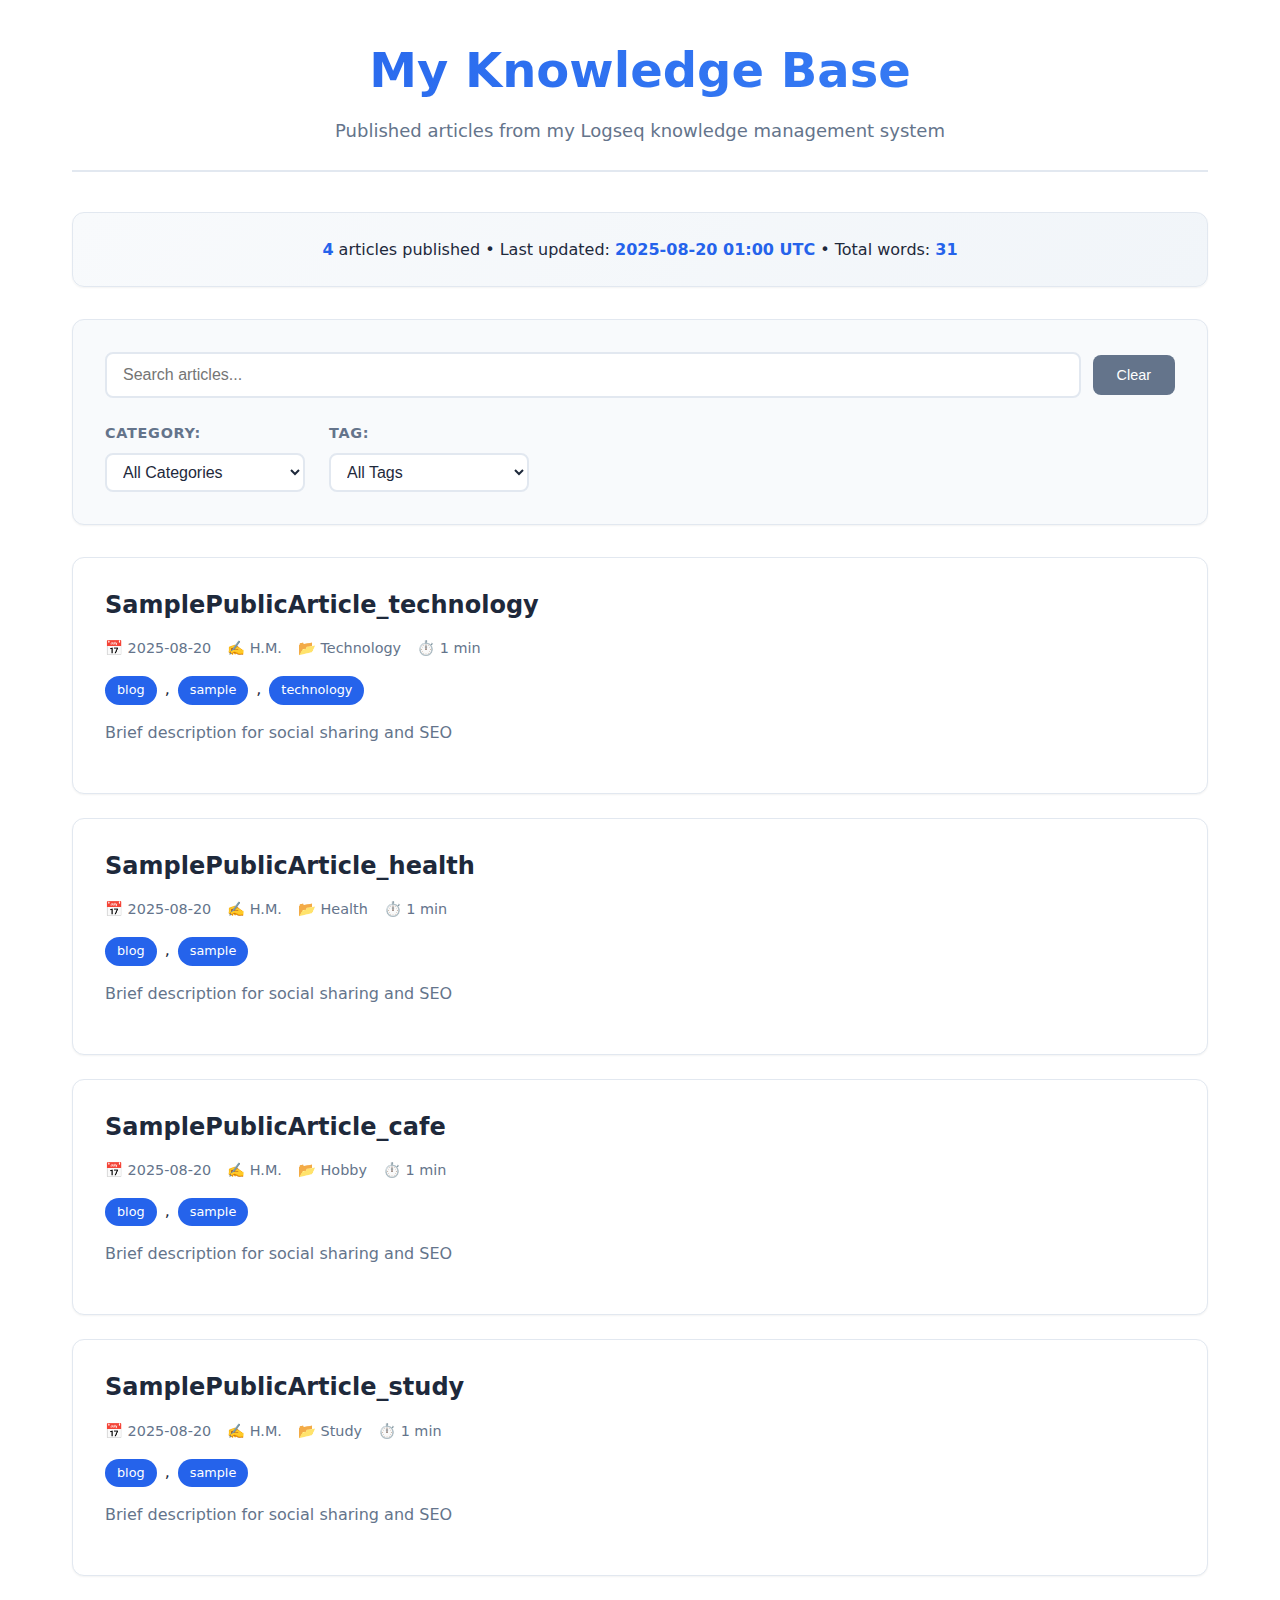
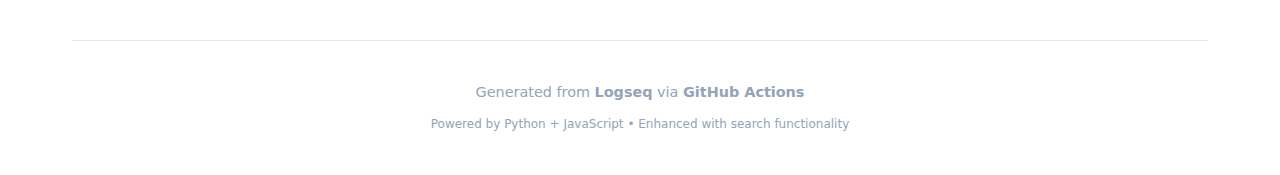
<file: index.html>
<!DOCTYPE html>
<html lang="en">
<head>
    <meta charset="UTF-8">
    <meta name="viewport" content="width=device-width, initial-scale=1.0">
    <title>My Knowledge Base</title>
    <meta name="description" content="Published articles from my Logseq knowledge management system">
    <meta name="generator" content="Logseq + GitHub Actions">
    
    <!-- External CSS -->
    <link rel="stylesheet" href="assets/css/style.css">
    
    <!-- Favicon (if available) -->
    <link rel="icon" type="image/x-icon" href="assets/favicon.ico">
    
    <!-- Open Graph meta tags -->
    <meta property="og:title" content="My Knowledge Base">
    <meta property="og:description" content="Published articles from my Logseq knowledge management system">
    <meta property="og:type" content="website">
</head>
<body>
    <header class="header">
        <h1>My Knowledge Base</h1>
        <p>Published articles from my Logseq knowledge management system</p>
    </header>
    
    <div class="stats">
        <strong id="article-count">4</strong> articles published • 
        Last updated: <strong>2025-08-20 01:00 UTC</strong> • 
        Total words: <strong>31</strong>
    </div>
    
    <!-- 検索・フィルタ機能 -->
    <div class="search-container">
        <div class="search-box">
            <input type="text" id="search-input" placeholder="Search articles..." />
            <button id="clear-search">Clear</button>
        </div>
        
        <div class="filters">
            <div class="filter-group">
                <label for="category-filter">Category:</label>
                <select id="category-filter">
                    <option value="">All Categories</option>
                    <option value="Health">Health</option>
<option value="Hobby">Hobby</option>
<option value="Study">Study</option>
<option value="Technology">Technology</option>
                </select>
            </div>
            
            <div class="filter-group">
                <label for="tag-filter">Tag:</label>
                <select id="tag-filter">
                    <option value="">All Tags</option>
                    <option value="blog">blog</option>
<option value="sample">sample</option>
<option value="technology">technology</option>
                </select>
            </div>
        </div>
    </div>
    
    <!-- 記事一覧 -->
    <main id="articles-container">
        
        <article class="article-card" data-category="Technology" data-tags='["blog", "sample", "technology"]'>
            <h2><a href="articles/samplepublicarticle_technology.html">SamplePublicArticle_technology</a></h2>
            <div class="meta">
                <span class="date">📅 2025-08-20</span>
                <span class="author">✍️ H.M.</span>
                <span class="category">📂 Technology</span>
                <span class="reading-time">⏱️ 1 min</span>
            </div>
            <div class="tags"><span class="tag">blog</span>, <span class="tag">sample</span>, <span class="tag">technology</span></div>
            <p class="summary">Brief description for social sharing and SEO</p>
        </article>
        <article class="article-card" data-category="Health" data-tags='["blog", "sample"]'>
            <h2><a href="articles/samplepublicarticle_health.html">SamplePublicArticle_health</a></h2>
            <div class="meta">
                <span class="date">📅 2025-08-20</span>
                <span class="author">✍️ H.M.</span>
                <span class="category">📂 Health</span>
                <span class="reading-time">⏱️ 1 min</span>
            </div>
            <div class="tags"><span class="tag">blog</span>, <span class="tag">sample</span></div>
            <p class="summary">Brief description for social sharing and SEO</p>
        </article>
        <article class="article-card" data-category="Hobby" data-tags='["blog", "sample"]'>
            <h2><a href="articles/samplepublicarticle_cafe.html">SamplePublicArticle_cafe</a></h2>
            <div class="meta">
                <span class="date">📅 2025-08-20</span>
                <span class="author">✍️ H.M.</span>
                <span class="category">📂 Hobby</span>
                <span class="reading-time">⏱️ 1 min</span>
            </div>
            <div class="tags"><span class="tag">blog</span>, <span class="tag">sample</span></div>
            <p class="summary">Brief description for social sharing and SEO</p>
        </article>
        <article class="article-card" data-category="Study" data-tags='["blog", "sample"]'>
            <h2><a href="articles/samplepublicarticle_study.html">SamplePublicArticle_study</a></h2>
            <div class="meta">
                <span class="date">📅 2025-08-20</span>
                <span class="author">✍️ H.M.</span>
                <span class="category">📂 Study</span>
                <span class="reading-time">⏱️ 1 min</span>
            </div>
            <div class="tags"><span class="tag">blog</span>, <span class="tag">sample</span></div>
            <p class="summary">Brief description for social sharing and SEO</p>
        </article>
    </main>
    
    <div id="no-results" style="display: none;" class="no-results">
        <p>No articles found matching your search criteria.</p>
    </div>
    
    <footer>
        <p>Generated from <strong>Logseq</strong> via <strong>GitHub Actions</strong></p>
        <p><small>Powered by Python + JavaScript • Enhanced with search functionality</small></p>
    </footer>
    
    <!-- 記事データをJavaScriptで利用 -->
    <script>
        window.articlesData = [{"title": "SamplePublicArticle_technology", "summary": "Brief description for social sharing and SEO", "author": "H.M.", "category": "Technology", "tags": ["blog", "sample", "technology"], "date": "2025-08-20", "url_slug": "samplepublicarticle_technology", "content": "-\n- This is a test article written in Windows PC."}, {"title": "SamplePublicArticle_health", "summary": "Brief description for social sharing and SEO", "author": "H.M.", "category": "Health", "tags": ["blog", "sample"], "date": "2025-08-20", "url_slug": "samplepublicarticle_health", "content": "- This is a test article written in Windows PC."}, {"title": "SamplePublicArticle_cafe", "summary": "Brief description for social sharing and SEO", "author": "H.M.", "category": "Hobby", "tags": ["blog", "sample"], "date": "2025-08-20", "url_slug": "samplepublicarticle_cafe", "content": ""}, {"title": "SamplePublicArticle_study", "summary": "Brief description for social sharing and SEO", "author": "H.M.", "category": "Study", "tags": ["blog", "sample"], "date": "2025-08-20", "url_slug": "samplepublicarticle_study", "content": "- This is a test article written in Windows PC."}];
    </script>
    <script src="assets/js/search.js"></script>
</body>
</html>
</file>
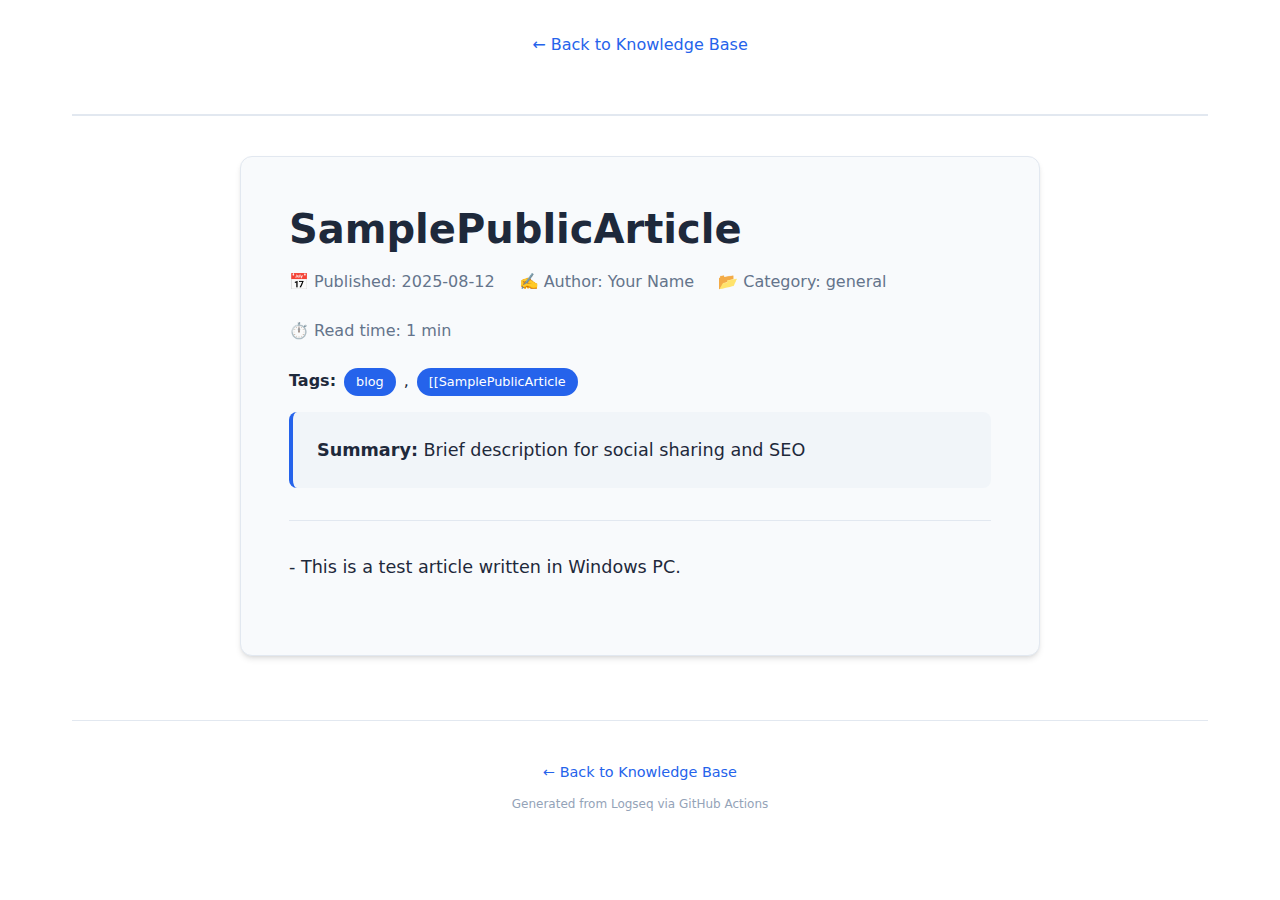
<file: articles/samplepublicarticle.html>
<!DOCTYPE html>
<html lang="en">
<head>
    <meta charset="UTF-8">
    <meta name="viewport" content="width=device-width, initial-scale=1.0">
    <title>SamplePublicArticle - My Knowledge Base</title>
    <meta name="description" content="Brief description for social sharing and SEO">
    <meta name="author" content="Your Name">
    
    <!-- External CSS -->
    <link rel="stylesheet" href="../assets/css/style.css">
    
    <!-- Open Graph meta tags -->
    <meta property="og:title" content="SamplePublicArticle">
    <meta property="og:description" content="Brief description for social sharing and SEO">
    <meta property="og:type" content="article">
</head>
<body>
    <header class="header">
        <nav class="breadcrumb">
            <a href="../index.html">← Back to Knowledge Base</a>
        </nav>
    </header>
    
    <main class="article-main">
        <article class="article-full">
            <header class="article-header">
                <h1>SamplePublicArticle</h1>
                <div class="meta">
                    <span class="date">📅 Published: 2025-08-12</span>
                    <span class="author">✍️ Author: Your Name</span>
                    <span class="category">📂 Category: general</span>
                    <span class="reading-time">⏱️ Read time: 1 min</span>
                </div>
                <div class="tags"><strong>Tags:</strong> <span class="tag">blog</span>, <span class="tag">[[SamplePublicArticle</span></div>
                <div class="summary"><strong>Summary:</strong> Brief description for social sharing and SEO</div>
            </header>
            
            <div class="content">
                <p>- This is a test article written in Windows PC.</p>
            </div>
        </article>
    </main>
    
    <footer>
        <p><a href="../index.html">← Back to Knowledge Base</a></p>
        <p><small>Generated from Logseq via GitHub Actions</small></p>
    </footer>
</body>
</html>
</file>
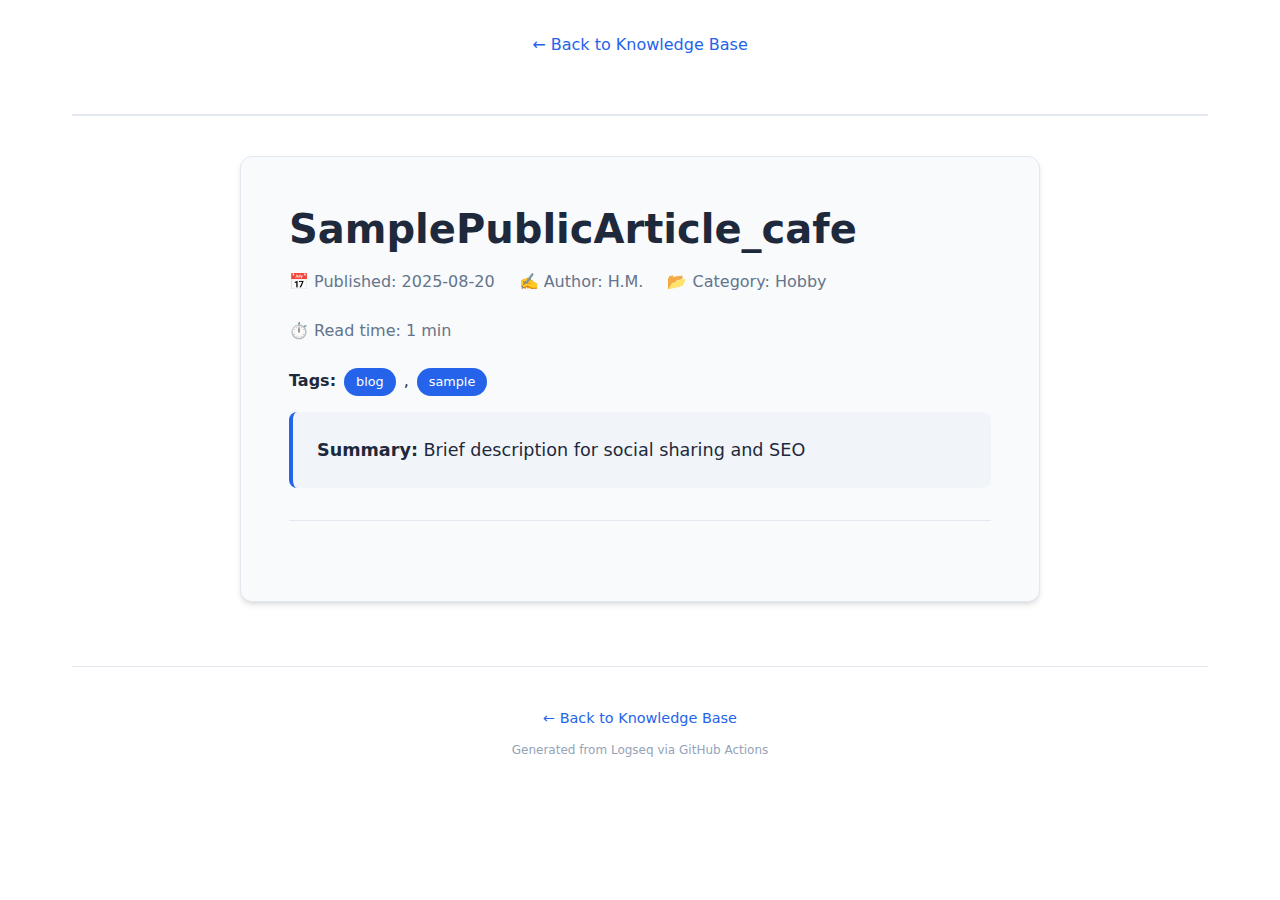
<file: articles/samplepublicarticle_cafe.html>
<!DOCTYPE html>
<html lang="en">
<head>
    <meta charset="UTF-8">
    <meta name="viewport" content="width=device-width, initial-scale=1.0">
    <title>SamplePublicArticle_cafe - My Knowledge Base</title>
    <meta name="description" content="Brief description for social sharing and SEO">
    <meta name="author" content="H.M.">
    
    <!-- External CSS -->
    <link rel="stylesheet" href="../assets/css/style.css">
    
    <!-- Open Graph meta tags -->
    <meta property="og:title" content="SamplePublicArticle_cafe">
    <meta property="og:description" content="Brief description for social sharing and SEO">
    <meta property="og:type" content="article">
</head>
<body>
    <header class="header">
        <nav class="breadcrumb">
            <a href="../index.html">← Back to Knowledge Base</a>
        </nav>
    </header>
    
    <main class="article-main">
        <article class="article-full">
            <header class="article-header">
                <h1>SamplePublicArticle_cafe</h1>
                <div class="meta">
                    <span class="date">📅 Published: 2025-08-20</span>
                    <span class="author">✍️ Author: H.M.</span>
                    <span class="category">📂 Category: Hobby</span>
                    <span class="reading-time">⏱️ Read time: 1 min</span>
                </div>
                <div class="tags"><strong>Tags:</strong> <span class="tag">blog</span>, <span class="tag">sample</span></div>
                <div class="summary"><strong>Summary:</strong> Brief description for social sharing and SEO</div>
            </header>
            
            <div class="content">
                <p></p>
            </div>
        </article>
    </main>
    
    <footer>
        <p><a href="../index.html">← Back to Knowledge Base</a></p>
        <p><small>Generated from Logseq via GitHub Actions</small></p>
    </footer>
</body>
</html>
</file>
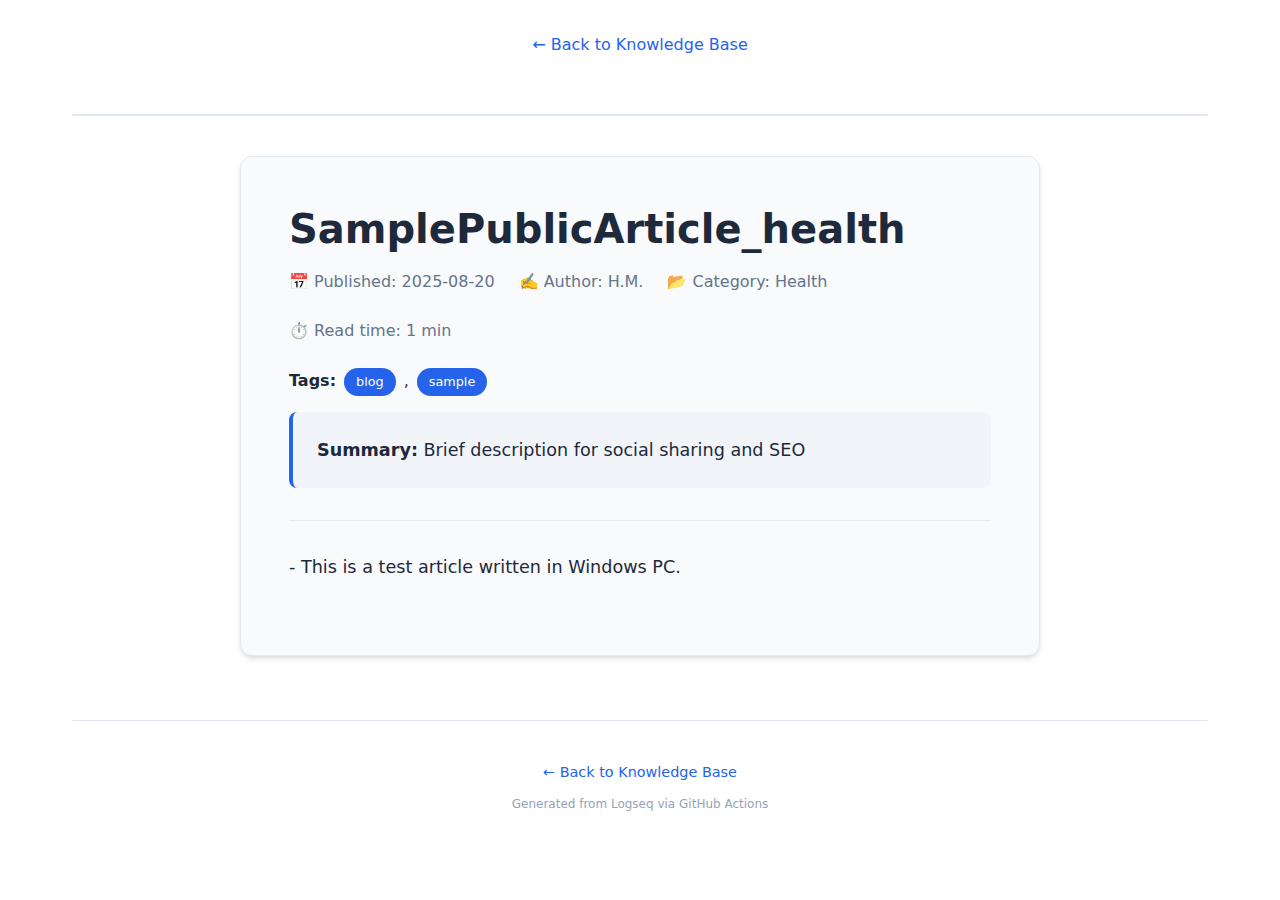
<file: articles/samplepublicarticle_health.html>
<!DOCTYPE html>
<html lang="en">
<head>
    <meta charset="UTF-8">
    <meta name="viewport" content="width=device-width, initial-scale=1.0">
    <title>SamplePublicArticle_health - My Knowledge Base</title>
    <meta name="description" content="Brief description for social sharing and SEO">
    <meta name="author" content="H.M.">
    
    <!-- External CSS -->
    <link rel="stylesheet" href="../assets/css/style.css">
    
    <!-- Open Graph meta tags -->
    <meta property="og:title" content="SamplePublicArticle_health">
    <meta property="og:description" content="Brief description for social sharing and SEO">
    <meta property="og:type" content="article">
</head>
<body>
    <header class="header">
        <nav class="breadcrumb">
            <a href="../index.html">← Back to Knowledge Base</a>
        </nav>
    </header>
    
    <main class="article-main">
        <article class="article-full">
            <header class="article-header">
                <h1>SamplePublicArticle_health</h1>
                <div class="meta">
                    <span class="date">📅 Published: 2025-08-20</span>
                    <span class="author">✍️ Author: H.M.</span>
                    <span class="category">📂 Category: Health</span>
                    <span class="reading-time">⏱️ Read time: 1 min</span>
                </div>
                <div class="tags"><strong>Tags:</strong> <span class="tag">blog</span>, <span class="tag">sample</span></div>
                <div class="summary"><strong>Summary:</strong> Brief description for social sharing and SEO</div>
            </header>
            
            <div class="content">
                <p>- This is a test article written in Windows PC.</p>
            </div>
        </article>
    </main>
    
    <footer>
        <p><a href="../index.html">← Back to Knowledge Base</a></p>
        <p><small>Generated from Logseq via GitHub Actions</small></p>
    </footer>
</body>
</html>
</file>
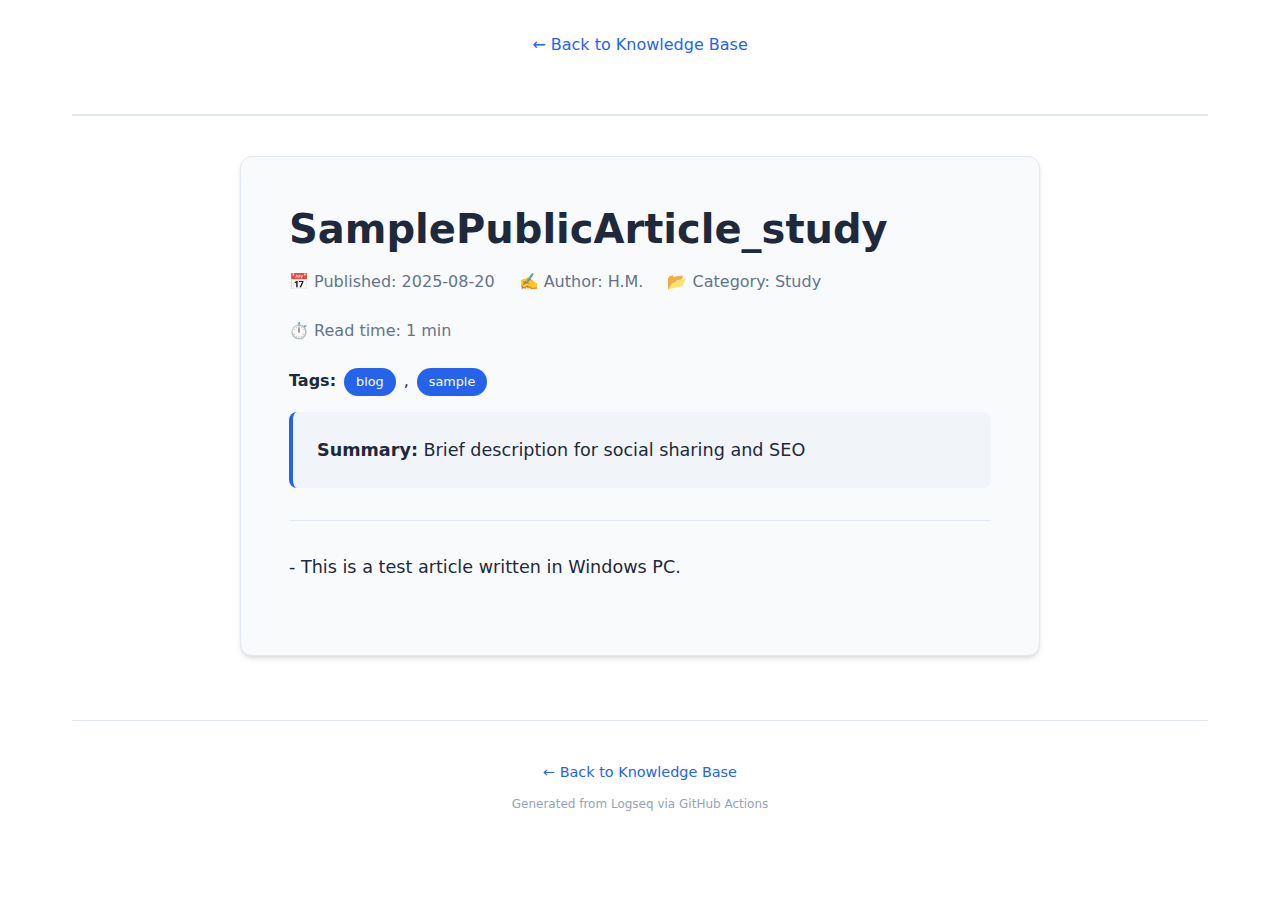
<file: articles/samplepublicarticle_study.html>
<!DOCTYPE html>
<html lang="en">
<head>
    <meta charset="UTF-8">
    <meta name="viewport" content="width=device-width, initial-scale=1.0">
    <title>SamplePublicArticle_study - My Knowledge Base</title>
    <meta name="description" content="Brief description for social sharing and SEO">
    <meta name="author" content="H.M.">
    
    <!-- External CSS -->
    <link rel="stylesheet" href="../assets/css/style.css">
    
    <!-- Open Graph meta tags -->
    <meta property="og:title" content="SamplePublicArticle_study">
    <meta property="og:description" content="Brief description for social sharing and SEO">
    <meta property="og:type" content="article">
</head>
<body>
    <header class="header">
        <nav class="breadcrumb">
            <a href="../index.html">← Back to Knowledge Base</a>
        </nav>
    </header>
    
    <main class="article-main">
        <article class="article-full">
            <header class="article-header">
                <h1>SamplePublicArticle_study</h1>
                <div class="meta">
                    <span class="date">📅 Published: 2025-08-20</span>
                    <span class="author">✍️ Author: H.M.</span>
                    <span class="category">📂 Category: Study</span>
                    <span class="reading-time">⏱️ Read time: 1 min</span>
                </div>
                <div class="tags"><strong>Tags:</strong> <span class="tag">blog</span>, <span class="tag">sample</span></div>
                <div class="summary"><strong>Summary:</strong> Brief description for social sharing and SEO</div>
            </header>
            
            <div class="content">
                <p>- This is a test article written in Windows PC.</p>
            </div>
        </article>
    </main>
    
    <footer>
        <p><a href="../index.html">← Back to Knowledge Base</a></p>
        <p><small>Generated from Logseq via GitHub Actions</small></p>
    </footer>
</body>
</html>
</file>
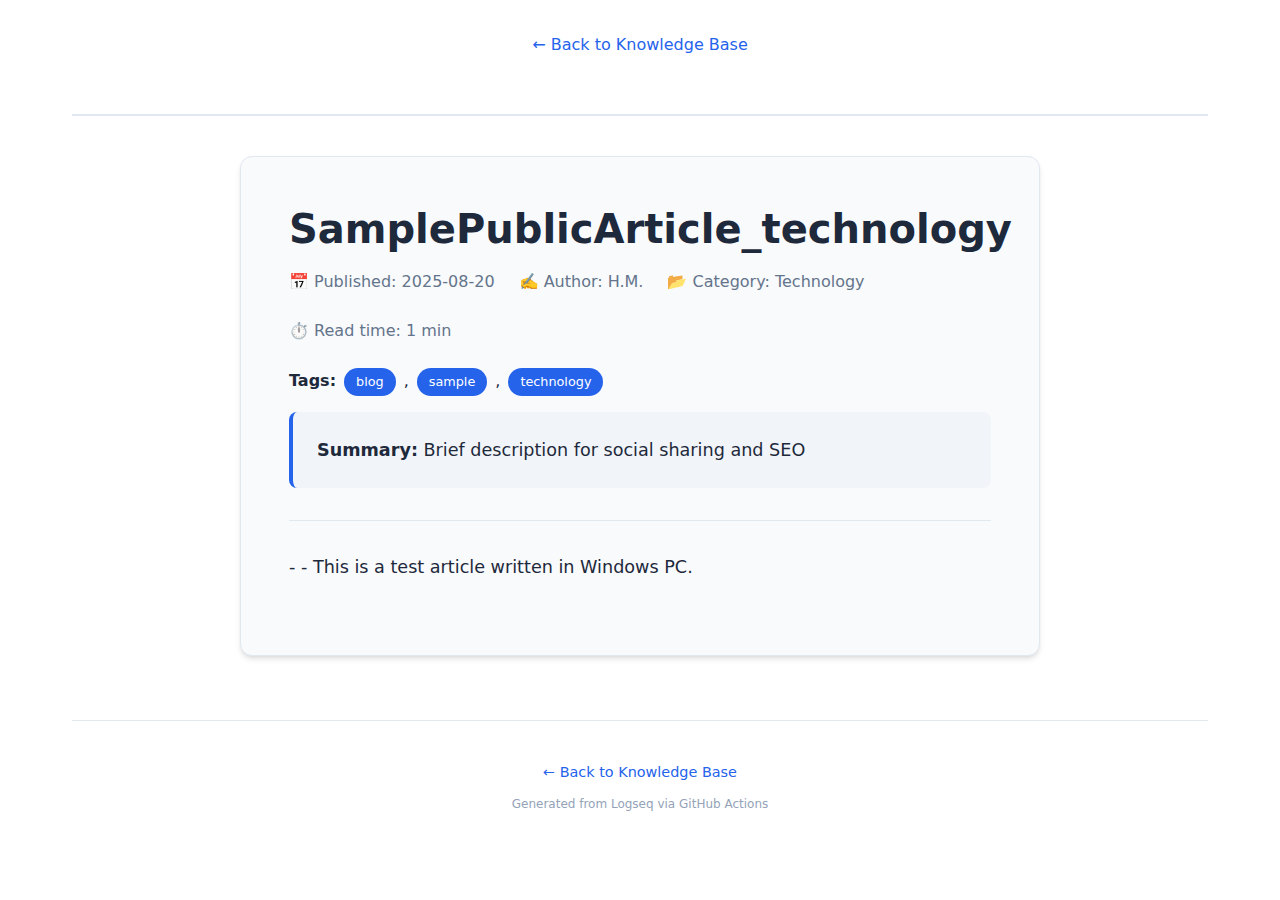
<file: articles/samplepublicarticle_technology.html>
<!DOCTYPE html>
<html lang="en">
<head>
    <meta charset="UTF-8">
    <meta name="viewport" content="width=device-width, initial-scale=1.0">
    <title>SamplePublicArticle_technology - My Knowledge Base</title>
    <meta name="description" content="Brief description for social sharing and SEO">
    <meta name="author" content="H.M.">
    
    <!-- External CSS -->
    <link rel="stylesheet" href="../assets/css/style.css">
    
    <!-- Open Graph meta tags -->
    <meta property="og:title" content="SamplePublicArticle_technology">
    <meta property="og:description" content="Brief description for social sharing and SEO">
    <meta property="og:type" content="article">
</head>
<body>
    <header class="header">
        <nav class="breadcrumb">
            <a href="../index.html">← Back to Knowledge Base</a>
        </nav>
    </header>
    
    <main class="article-main">
        <article class="article-full">
            <header class="article-header">
                <h1>SamplePublicArticle_technology</h1>
                <div class="meta">
                    <span class="date">📅 Published: 2025-08-20</span>
                    <span class="author">✍️ Author: H.M.</span>
                    <span class="category">📂 Category: Technology</span>
                    <span class="reading-time">⏱️ Read time: 1 min</span>
                </div>
                <div class="tags"><strong>Tags:</strong> <span class="tag">blog</span>, <span class="tag">sample</span>, <span class="tag">technology</span></div>
                <div class="summary"><strong>Summary:</strong> Brief description for social sharing and SEO</div>
            </header>
            
            <div class="content">
                <p>-
- This is a test article written in Windows PC.</p>
            </div>
        </article>
    </main>
    
    <footer>
        <p><a href="../index.html">← Back to Knowledge Base</a></p>
        <p><small>Generated from Logseq via GitHub Actions</small></p>
    </footer>
</body>
</html>
</file>
<file: assets/css/style.css>
/* Enhanced Knowledge Base Styles - v2.0 */

/* ベースリセット */
* {
    box-sizing: border-box;
}

/* CSS変数（カラーパレット） */
:root {
    --primary-color: #2563eb;
    --primary-light: #3b82f6;
    --primary-dark: #1d4ed8;
    --secondary-color: #64748b;
    --accent-color: #f59e0b;
    --success-color: #10b981;
    --warning-color: #f59e0b;
    --danger-color: #ef4444;
    
    --bg-color: #ffffff;
    --bg-secondary: #f8fafc;
    --bg-tertiary: #f1f5f9;
    --text-primary: #1e293b;
    --text-secondary: #64748b;
    --text-muted: #94a3b8;
    
    --border-color: #e2e8f0;
    --border-light: #f1f5f9;
    --shadow-sm: 0 1px 2px 0 rgb(0 0 0 / 0.05);
    --shadow-md: 0 4px 6px -1px rgb(0 0 0 / 0.1), 0 2px 4px -2px rgb(0 0 0 / 0.1);
    --shadow-lg: 0 10px 15px -3px rgb(0 0 0 / 0.1), 0 4px 6px -4px rgb(0 0 0 / 0.1);
    
    --radius-sm: 6px;
    --radius-md: 8px;
    --radius-lg: 12px;
    --radius-xl: 16px;
}

/* ダークモード */
@media (prefers-color-scheme: dark) {
    :root {
        --bg-color: #0f172a;
        --bg-secondary: #1e293b;
        --bg-tertiary: #334155;
        --text-primary: #f1f5f9;
        --text-secondary: #cbd5e1;
        --text-muted: #64748b;
        --border-color: #334155;
        --border-light: #475569;
    }
}

/* メインレイアウト */
body { 
    font-family: system-ui, -apple-system, 'Segoe UI', Roboto, 'Noto Sans', sans-serif; 
    max-width: 1200px; 
    margin: 0 auto; 
    padding: 2rem;
    line-height: 1.6;
    color: var(--text-primary);
    background-color: var(--bg-color);
    font-size: 16px;
}

/* ヘッダー */
.header {
    border-bottom: 2px solid var(--border-color);
    margin-bottom: 2.5rem;
    padding-bottom: 1.5rem;
    text-align: center;
}

.header h1 { 
    color: var(--text-primary); 
    margin: 0;
    font-size: clamp(2rem, 5vw, 3rem);
    font-weight: 800;
    background: linear-gradient(135deg, var(--primary-color), var(--primary-light));
    -webkit-background-clip: text;
    -webkit-text-fill-color: transparent;
    background-clip: text;
    margin-bottom: 0.5rem;
}

.header p {
    color: var(--text-secondary);
    font-size: 1.125rem;
    margin: 0;
    font-weight: 400;
}

/* 統計情報ボックス */
.stats {
    background: linear-gradient(135deg, var(--bg-secondary) 0%, var(--bg-tertiary) 100%);
    padding: 1.5rem;
    border-radius: var(--radius-lg);
    margin-bottom: 2rem;
    border: 1px solid var(--border-color);
    font-size: 1rem;
    text-align: center;
    box-shadow: var(--shadow-sm);
}

.stats strong {
    color: var(--primary-color);
    font-weight: 700;
}

/* 検索・フィルタコンテナ */
.search-container {
    background: var(--bg-secondary);
    padding: 2rem;
    border-radius: var(--radius-lg);
    margin-bottom: 2rem;
    border: 1px solid var(--border-color);
    box-shadow: var(--shadow-sm);
}

.search-box {
    display: flex;
    gap: 0.75rem;
    margin-bottom: 1.5rem;
    align-items: center;
}

.search-box input[type="text"] {
    flex: 1;
    padding: 0.75rem 1rem;
    border: 2px solid var(--border-color);
    border-radius: var(--radius-md);
    font-size: 1rem;
    background: var(--bg-color);
    color: var(--text-primary);
    transition: border-color 0.2s ease, box-shadow 0.2s ease;
}

.search-box input[type="text"]:focus {
    outline: none;
    border-color: var(--primary-color);
    box-shadow: 0 0 0 3px rgb(37 99 235 / 0.1);
}

.search-box button {
    padding: 0.75rem 1.5rem;
    background: var(--secondary-color);
    color: white;
    border: none;
    border-radius: var(--radius-md);
    font-size: 0.9rem;
    font-weight: 500;
    cursor: pointer;
    transition: background-color 0.2s ease, transform 0.1s ease;
}

.search-box button:hover {
    background: var(--text-secondary);
    transform: translateY(-1px);
}

.filters {
    display: flex;
    gap: 1.5rem;
    flex-wrap: wrap;
}

.filter-group {
    display: flex;
    flex-direction: column;
    gap: 0.5rem;
    min-width: 200px;
}

.filter-group label {
    font-weight: 600;
    color: var(--text-secondary);
    font-size: 0.9rem;
    text-transform: uppercase;
    letter-spacing: 0.05em;
}

.filter-group select {
    padding: 0.5rem 0.75rem;
    border: 2px solid var(--border-color);
    border-radius: var(--radius-md);
    font-size: 1rem;
    background: var(--bg-color);
    color: var(--text-primary);
    cursor: pointer;
    transition: border-color 0.2s ease;
}

.filter-group select:focus {
    outline: none;
    border-color: var(--primary-color);
}

/* 記事カード（ランディングページ用） */
.article-card {
    background: var(--bg-color);
    border: 1px solid var(--border-color);
    border-radius: var(--radius-lg);
    padding: 2rem;
    margin-bottom: 1.5rem;
    transition: all 0.3s ease;
    box-shadow: var(--shadow-sm);
}

.article-card:hover {
    box-shadow: var(--shadow-lg);
    transform: translateY(-2px);
    border-color: var(--primary-color);
}

.article-card h2 {
    margin: 0 0 1rem 0;
    font-size: 1.5rem;
    font-weight: 700;
    line-height: 1.3;
}

.article-card h2 a {
    color: var(--text-primary);
    text-decoration: none;
    transition: color 0.2s ease;
}

.article-card h2 a:hover {
    color: var(--primary-color);
}

.article-card .meta {
    display: flex;
    flex-wrap: wrap;
    gap: 1rem;
    margin-bottom: 1rem;
    font-size: 0.9rem;
    color: var(--text-secondary);
}

.article-card .meta span {
    display: flex;
    align-items: center;
    gap: 0.25rem;
}

.article-card .summary {
    color: var(--text-secondary);
    font-size: 1rem;
    line-height: 1.5;
    margin-bottom: 1rem;
}

/* タグスタイル */
.tags {
    display: flex;
    flex-wrap: wrap;
    gap: 0.5rem;
    margin-top: 1rem;
}

.tag {
    background: var(--primary-color);
    color: white;
    padding: 0.25rem 0.75rem;
    border-radius: 9999px;
    font-size: 0.8rem;
    font-weight: 500;
    text-decoration: none;
    transition: background-color 0.2s ease;
}

.tag:hover {
    background: var(--primary-dark);
}

/* 個別記事ページ */
.breadcrumb {
    margin-bottom: 2rem;
}

.breadcrumb a {
    color: var(--primary-color);
    text-decoration: none;
    font-weight: 500;
    transition: color 0.2s ease;
}

.breadcrumb a:hover {
    color: var(--primary-dark);
}

.article-main {
    max-width: 800px;
    margin: 0 auto;
}

.article-full {
    background: var(--bg-secondary);
    border: 1px solid var(--border-color);
    border-radius: var(--radius-lg);
    padding: 3rem;
    box-shadow: var(--shadow-md);
}

.article-header {
    border-bottom: 1px solid var(--border-color);
    padding-bottom: 2rem;
    margin-bottom: 2rem;
}

.article-header h1 {
    margin: 0 0 1rem 0;
    font-size: 2.5rem;
    font-weight: 800;
    color: var(--text-primary);
    line-height: 1.2;
}

.article-header .meta {
    display: flex;
    flex-wrap: wrap;
    gap: 1.5rem;
    margin-bottom: 1.5rem;
    font-size: 1rem;
    color: var(--text-secondary);
}

.article-header .summary {
    background: var(--bg-tertiary);
    padding: 1.5rem;
    border-radius: var(--radius-md);
    border-left: 4px solid var(--primary-color);
    font-size: 1.1rem;
    color: var(--text-primary);
    margin-top: 1rem;
}

/* コンテンツスタイル */
.content {
    font-size: 1.1rem;
    line-height: 1.7;
    color: var(--text-primary);
}

.content h1, .content h2, .content h3, .content h4, .content h5, .content h6 {
    margin-top: 2.5rem;
    margin-bottom: 1rem;
    color: var(--text-primary);
    font-weight: 700;
    line-height: 1.3;
}

.content h1 { font-size: 2rem; }
.content h2 { font-size: 1.75rem; }
.content h3 { font-size: 1.5rem; }
.content h4 { font-size: 1.25rem; }

.content p {
    margin-bottom: 1.5rem;
}

.content ul, .content ol {
    margin-bottom: 1.5rem;
    padding-left: 2rem;
}

.content li {
    margin-bottom: 0.5rem;
}

.content a {
    color: var(--primary-color);
    text-decoration: underline;
    text-decoration-thickness: 1px;
    text-underline-offset: 2px;
    transition: color 0.2s ease;
}

.content a:hover {
    color: var(--primary-dark);
}

.content code {
    background: var(--bg-tertiary);
    color: var(--text-primary);
    padding: 0.2rem 0.4rem;
    border-radius: var(--radius-sm);
    font-family: 'SF Mono', Monaco, 'Cascadia Code', 'Roboto Mono', Consolas, 'Courier New', monospace;
    font-size: 0.9em;
    border: 1px solid var(--border-color);
}

.content pre {
    background: var(--bg-secondary);
    padding: 1.5rem;
    border-radius: var(--radius-md);
    overflow-x: auto;
    margin: 2rem 0;
    border: 1px solid var(--border-color);
    box-shadow: var(--shadow-sm);
}

.content pre code {
    background: none;
    border: none;
    padding: 0;
}

.content blockquote {
    border-left: 4px solid var(--primary-color);
    margin: 2rem 0;
    padding: 1rem 1.5rem;
    background: var(--bg-secondary);
    border-radius: 0 var(--radius-md) var(--radius-md) 0;
    color: var(--text-secondary);
    font-style: italic;
}

/* No Results表示 */
.no-results {
    text-align: center;
    padding: 3rem;
    color: var(--text-secondary);
    font-size: 1.1rem;
}

/* フッター */
footer {
    margin-top: 4rem;
    padding-top: 2rem;
    border-top: 1px solid var(--border-color);
    text-align: center;
    color: var(--text-muted);
    font-size: 0.9rem;
}

footer p {
    margin: 0.5rem 0;
}

footer a {
    color: var(--primary-color);
    text-decoration: none;
}

footer a:hover {
    text-decoration: underline;
}

/* レスポンシブデザイン */
@media (max-width: 1024px) {
    body {
        padding: 1.5rem;
    }
    
    .search-container {
        padding: 1.5rem;
    }
}

@media (max-width: 768px) {
    body {
        padding: 1rem;
    }
    
    .header h1 {
        font-size: 2rem;
    }
    
    .article-card {
        padding: 1.5rem;
    }
    
    .article-full {
        padding: 2rem;
    }
    
    .article-header h1 {
        font-size: 2rem;
    }
    
    .article-card .meta,
    .article-header .meta {
        flex-direction: column;
        gap: 0.5rem;
    }
    
    .filters {
        flex-direction: column;
    }
    
    .filter-group {
        min-width: auto;
    }
    
    .search-box {
        flex-direction: column;
    }
}

@media (max-width: 480px) {
    body {
        padding: 0.75rem;
    }
    
    .search-container {
        padding: 1rem;
    }
    
    .article-card {
        padding: 1rem;
    }
    
    .article-full {
        padding: 1.5rem;
    }
    
    .stats {
        padding: 1rem;
        font-size: 0.9rem;
    }
}

/* 印刷スタイル */
@media print {
    body {
        max-width: none;
        padding: 0;
        font-size: 12pt;
        line-height: 1.5;
        color: black;
        background: white;
    }
    
    .search-container,
    .stats,
    footer {
        display: none;
    }
    
    .article-card,
    .article-full {
        break-inside: avoid;
        box-shadow: none;
        border: 1px solid #ccc;
        background: white;
    }
    
    .article-card:hover,
    .article-full:hover {
        transform: none;
        box-shadow: none;
    }
    
    .tag {
        background: #f0f0f0;
        color: black;
        border: 1px solid #ccc;
    }
}

/* アニメーション */
.fade-in {
    animation: fadeIn 0.6s ease-out;
}

@keyframes fadeIn {
    from { 
        opacity: 0; 
        transform: translateY(20px);
    }
    to { 
        opacity: 1; 
        transform: translateY(0);
    }
}

/* フォーカス・アクセシビリティ */
button:focus-visible,
input:focus-visible,
select:focus-visible,
a:focus-visible {
    outline: 2px solid var(--primary-color);
    outline-offset: 2px;
}

/* スムーススクロール */
html {
    scroll-behavior: smooth;
}

/* セレクションスタイル */
::selection {
    background: var(--primary-color);
    color: white;
}

/* ローディング状態 */
.loading {
    opacity: 0.7;
    pointer-events: none;
}

/* スピナー */
.spinner {
    display: inline-block;
    width: 20px;
    height: 20px;
    border: 3px solid var(--border-color);
    border-radius: 50%;
    border-top-color: var(--primary-color);
    animation: spin 1s ease-in-out infinite;
}

@keyframes spin {
    to { transform: rotate(360deg); }
}
</file>
